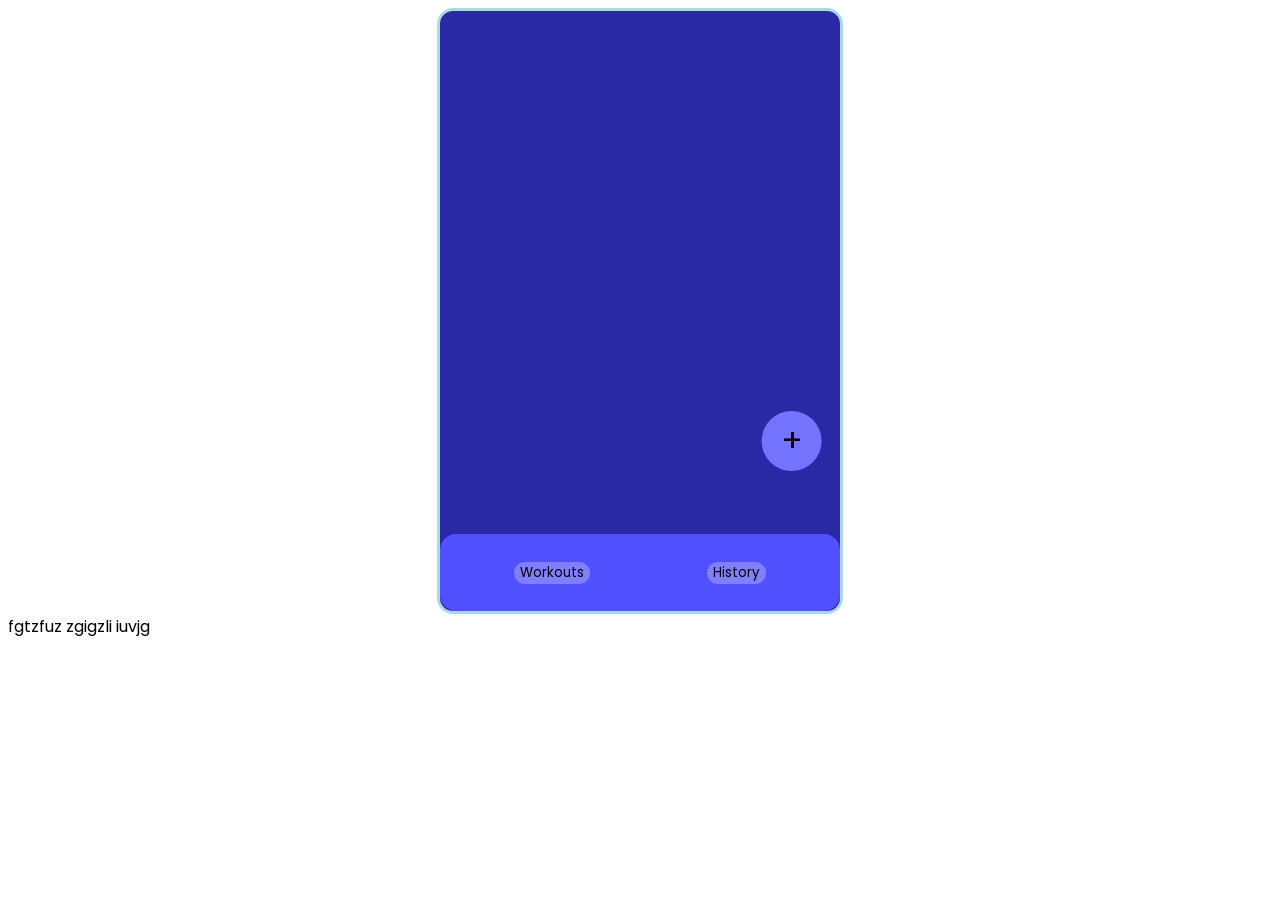
<file: index.html>
<!DOCTYPE html>
<html lang="en">
  <head>
    <meta charset="UTF-8" />
    <meta name="viewport" content="width=device-width, initial-scale=1.0" />
    <link rel="stylesheet" href="style.css" />
    <title>Gymapp</title>
    <link
      rel="stylesheet"
      href="https://fonts.googleapis.com/css2?family=Material+Symbols+Outlined:opsz,wght,FILL,GRAD@24,400,0,0"
    />
  </head>
  <body>
    <div id="main">
      <div class="overview">
        <dialog class="workoutSelection">
          <form action="">
            <input
              type="text"
              class="title"
              name="title"
              placeholder="Title"
              required
            />

            <input type="date" name="date" class="date" />

            <div class="excerciseOverview">
              <div class="newExercise">
                <div>
                  <label for="exercise" class="exerciseLabel">Exercise:</label>
                  <input
                    type="text"
                    class="excercise"
                    name="exercise"
                    placeholder="exercise"
                  />
                </div>

                <div class="set">
                  <p>Set 1:</p>

                  <table>
                    <tr>
                      <td>
                        <label for="reps">Repetitions:</label>
                      </td>
                      <td>
                        <input
                          type="number"
                          name="reps"
                          class="reps"
                          placeholder="0"
                        />
                      </td>
                    </tr>

                    <tr>
                      <td>
                        <label for="weight">Weight:</label>
                      </td>
                      <td>
                        <input
                          type="number"
                          name="weight"
                          class="weight"
                          placeholder="0"
                        />
                      </td>
                      <td>
                        <label for="weight">kg</label>
                      </td>
                    </tr>
                  </table>
                </div>

                <input
                  type="button"
                  value="New Set"
                  class="newSetBtn dialogButton"
                />
              </div>
            </div>
            <input
              type="button"
              value="new Excercise"
              class="newExcBtn dialogButton"
            />
            <br />
            <input type="button" value="Cancel" class="cancel dialogButton" />
            <input type="submit" value="Speichern" class="dialogButton" />
          </form>
        </dialog>

        <button id="add">+</button>
      </div>

      <div id="menu-bar">
        <button id="Workouts">Workouts</button>
        <button id="History">History</button>
      </div>
    </div>
    fgtzfuz
    zgigzli
    iuvjg

    <script src="script.js"></script>
  </body>
</html>
</file>
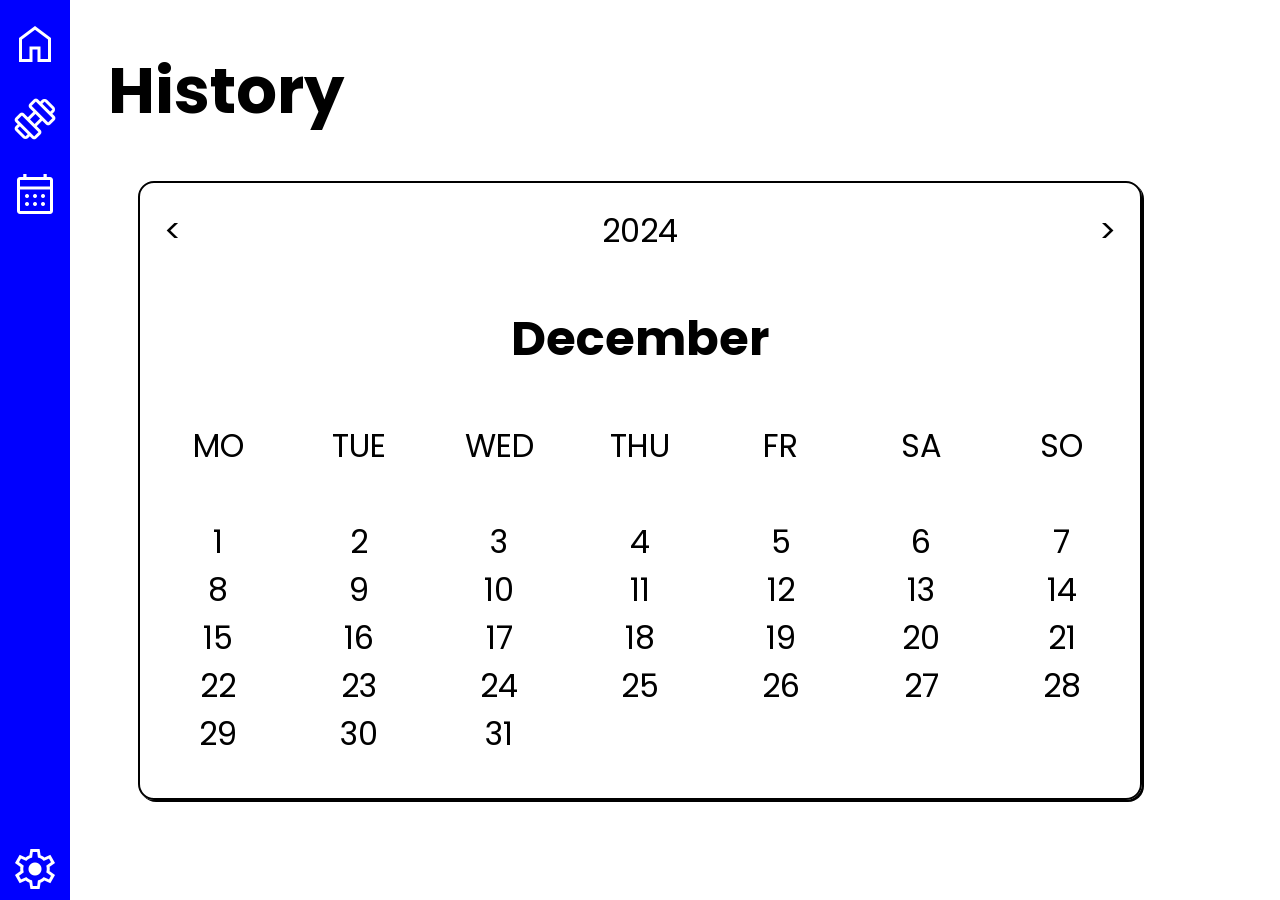
<file: history.html>
<!DOCTYPE html>
<html lang="en">
  <head>
    <meta charset="UTF-8" />
    <meta name="viewport" content="width=device-width, initial-scale=1.0" />
    <title>History</title>
    <link
      href="https://fonts.googleapis.com/css2?family=Material+Symbols+Outlined"
      rel="stylesheet"
    />
    <link rel="stylesheet" href="sidebar.css" />
    <link rel="stylesheet" href="history.css" />
  </head>
  <body>
    <div class="sidenav">
      <a href="mainpage.html"
        ><span class="material-symbols-outlined"> home </span></a
      >
      <a href="workouts.html"
        ><span class="material-symbols-outlined"> exercise </span></a
      >
      <a href="history.html"
        ><span class="material-symbols-outlined"> calendar_month </span></a
      >
      <a href="settings.html " id="settings"
        ><span class="material-symbols-outlined"> settings </span></a
      >
    </div>
    <div class="main">
      <h1>History</h1>
    </div>
    <div class="calendar">
      <div class="month-year">
        <div class="year">
          <span class="ltgt"> &lt; </span>
          <span> 2024 </span>
          <span class="ltgt"> &gt; </span>
        </div>

        <h2>December</h2>

        <ul class="grid">
          <li>MO</li>
          <li>TUE</li>
          <li>WED</li>
          <li>THU</li>
          <li>FR</li>
          <li>SA</li>
          <li>SO</li>
        </ul>
        <ul class="grid">
          <li>1</li>
          <li>2</li>
          <li>3</li>
          <li>4</li>
          <li>5</li>
          <li>6</li>
          <li>7</li>
          <li>8</li>
          <li>9</li>
          <li>10</li>
          <li>11</li>
          <li>12</li>
          <li>13</li>
          <li>14</li>
          <li>15</li>
          <li>16</li>
          <li>17</li>
          <li>18</li>
          <li>19</li>
          <li>20</li>
          <li>21</li>
          <li>22</li>
          <li>23</li>
          <li>24</li>
          <li>25</li>
          <li>26</li>
          <li>27</li>
          <li>28</li>
          <li>29</li>
          <li>30</li>
          <li>31</li>
        </ul>
      </div>
    </div>
  </body>
</html>
</file>
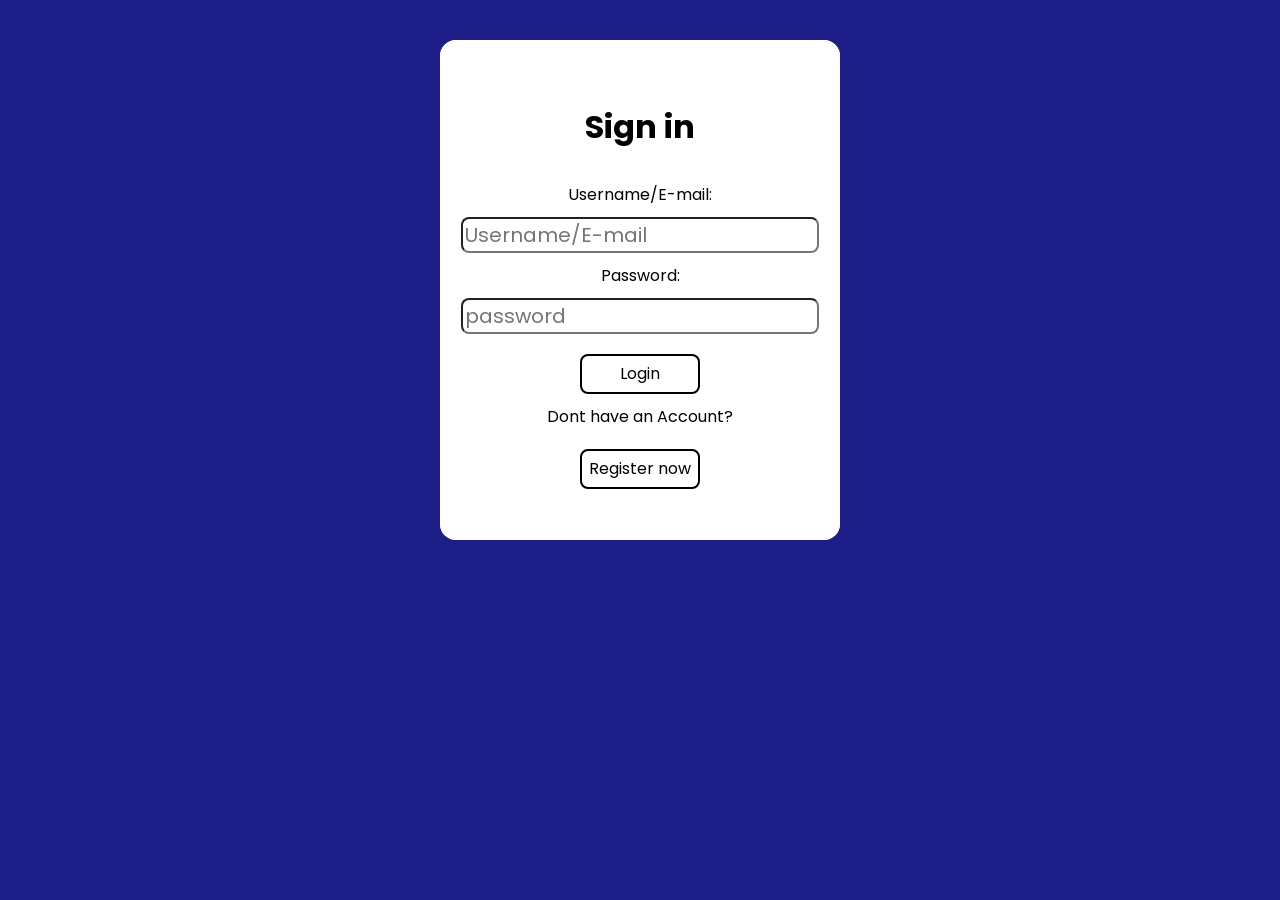
<file: login.html>
<!DOCTYPE html>
<html lang="en">
  <head>
    <meta charset="UTF-8" />
    <meta name="viewport" content="width=device-width, initial-scale=1.0" />
    <title>Login</title>
    <link rel="stylesheet" href="login.css" />
  </head>
  <body>
    <div class="maindiv">
      <form action="mainpage.html" class="main">
        <h1>Sign in</h1>
        <label for="username">Username/E-mail:</label>
        <input type="text" placeholder="Username/E-mail" name="username" />
        <label for="password">Password:</label>
        <input type="password" name="password" placeholder="password" />
        <button type="submit">Login</button>

        <span> Dont have an Account?</span>
        <a href="register.html"><button type="button">Register now</button></a>
      </form>
    </div>
  </body>
</html>
</file>
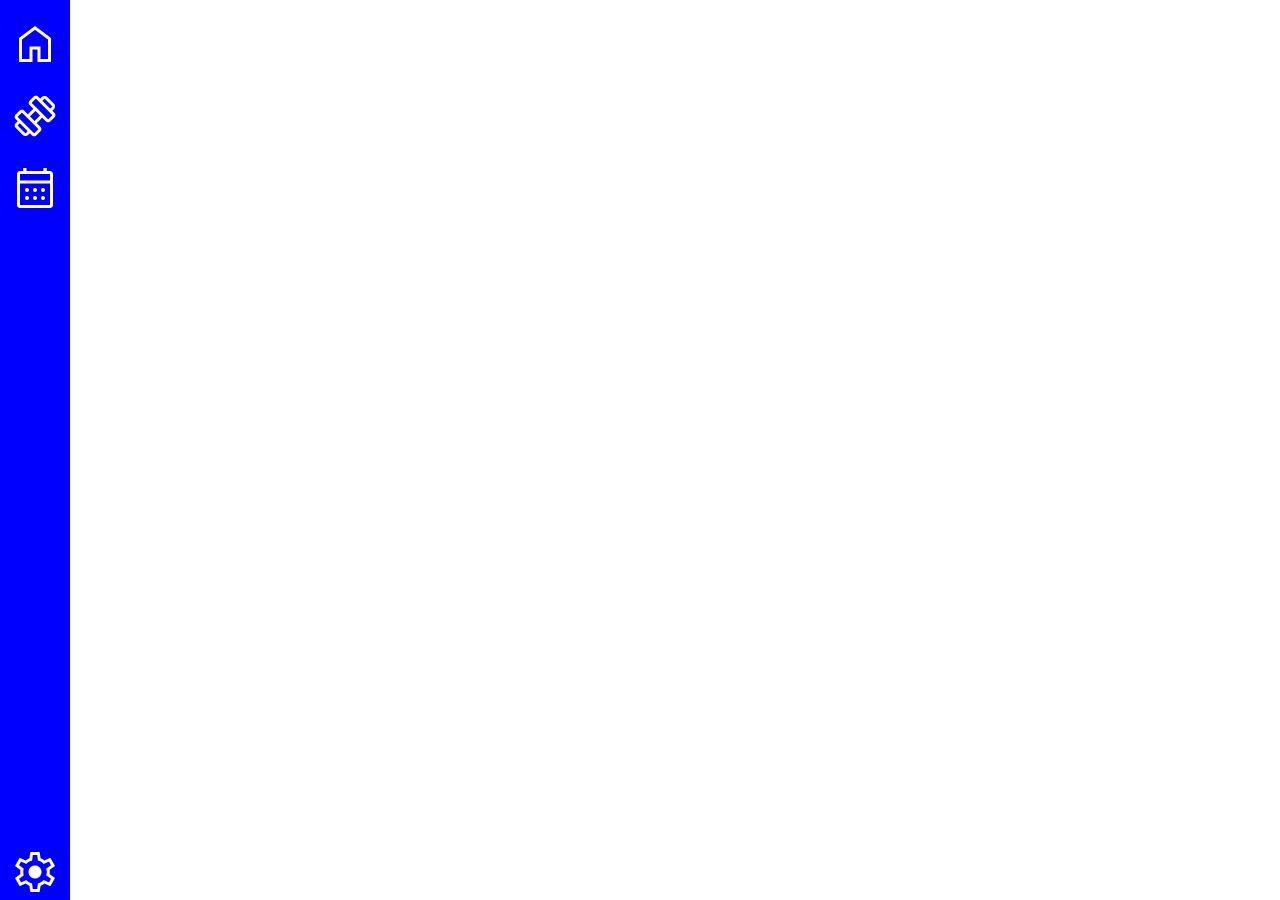
<file: mainpage.html>
<!DOCTYPE html>
<html lang="en">
  <head>
    <meta charset="UTF-8" />
    <meta name="viewport" content="width=device-width, initial-scale=1.0" />
    <link
      href="https://fonts.googleapis.com/css2?family=Material+Symbols+Outlined"
      rel="stylesheet"
    />
    <link rel="stylesheet" href="sidebar.css" />

    <title>Home</title>
  </head>
  <body>
    <div class="sidenav">
      <a href="mainpage.html"
        ><span class="material-symbols-outlined"> home </span></a
      >
      <a href="workouts.html"
        ><span class="material-symbols-outlined"> exercise </span></a
      >
      <a href="history.html"
        ><span class="material-symbols-outlined"> calendar_month </span></a
      >
      <a href="settings.html " id="settings"
        ><span class="material-symbols-outlined"> settings </span></a
      >
    </div>
  </body>
</html>
</file>
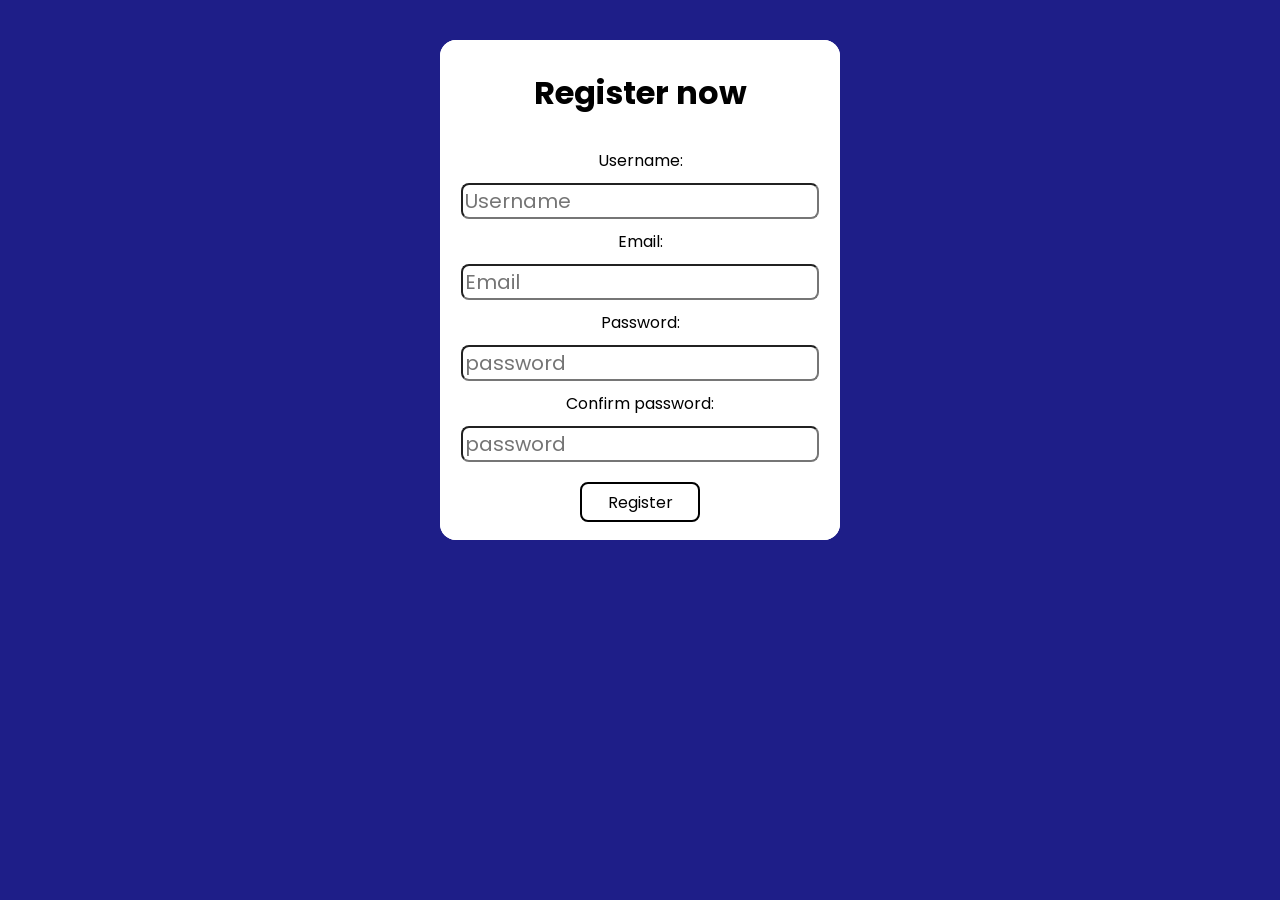
<file: register.html>
<!DOCTYPE html>
<html lang="en">
  <head>
    <meta charset="UTF-8" />
    <meta name="viewport" content="width=device-width, initial-scale=1.0" />
    <title>Register</title>
    <link rel="stylesheet" href="login.css" />
  </head>
  <body>
    <div class="maindiv">
      <form action="mainpage.html" class="main">
        <h1>Register now</h1>
        <label for="username">Username:</label>
        <input type="text" placeholder="Username" name="username" required />
        <label for="email">Email:</label>
        <input type="text" placeholder="Email" name="email" required />
        <label for="password">Password:</label>
        <input
          type="password"
          name="password"
          placeholder="password"
          required
        />
        <label for="confirmPassword">Confirm password:</label>
        <input
          type="password"
          name="confirmPassword"
          placeholder="password"
          required
        />
        <button type="submit">Register</button>
      </form>
    </div>
  </body>
</html>
</file>
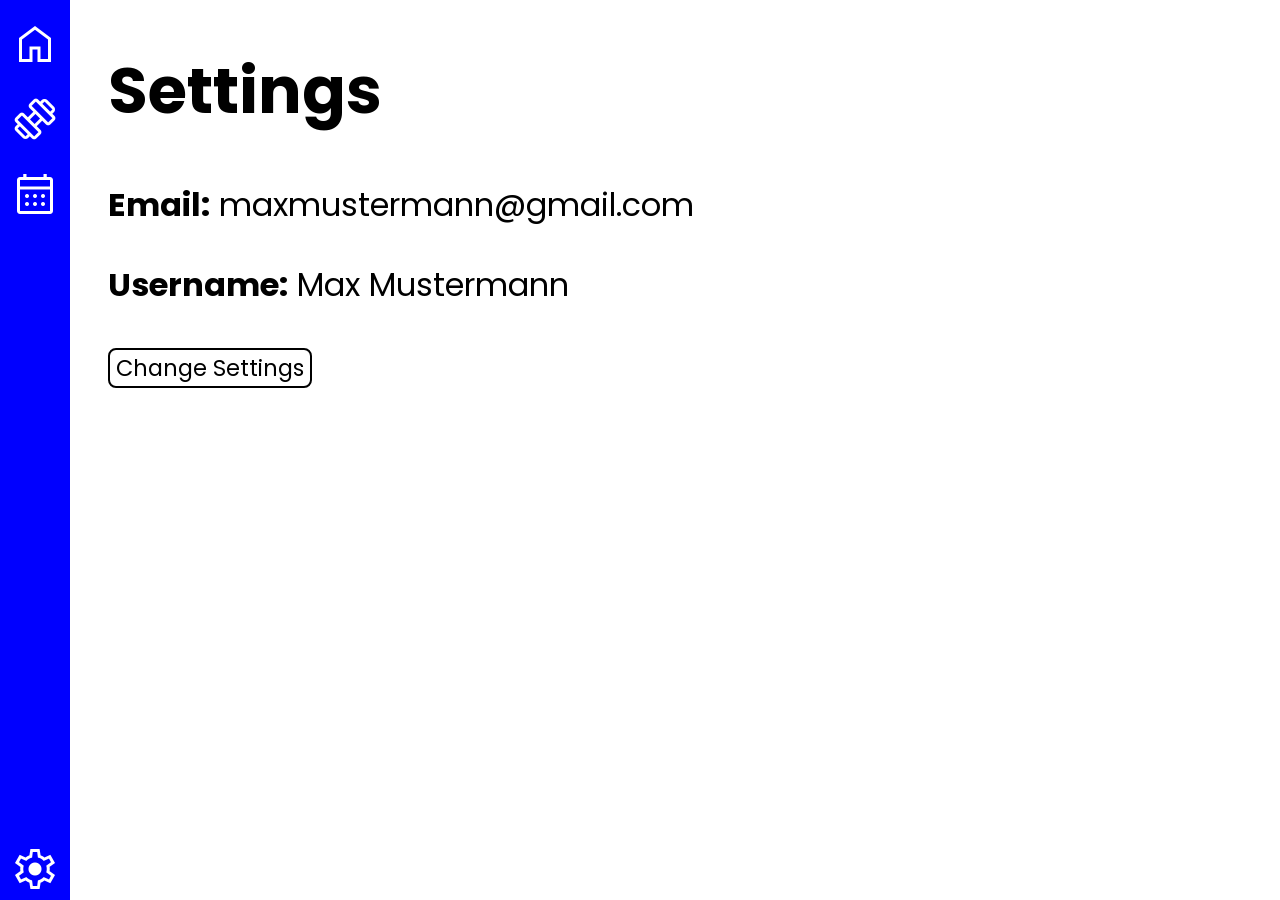
<file: settings.html>
<!DOCTYPE html>
<html lang="en">
  <head>
    <meta charset="UTF-8" />
    <meta name="viewport" content="width=device-width, initial-scale=1.0" />
    <link
      href="https://fonts.googleapis.com/css2?family=Material+Symbols+Outlined"
      rel="stylesheet"
    />
    <link rel="stylesheet" href="sidebar.css" />
    <link rel="stylesheet" href="settings.css" />
    <title>Settings</title>
  </head>
  <body>
    <div class="sidenav">
      <a href="mainpage.html"
        ><span class="material-symbols-outlined"> home </span></a
      >
      <a href="workouts.html"
        ><span class="material-symbols-outlined"> exercise </span></a
      >
      <a href="history.html"
        ><span class="material-symbols-outlined"> calendar_month </span></a
      >
      <a href="settings.html " id="settings"
        ><span class="material-symbols-outlined"> settings </span></a
      >
    </div>
    <div class="main">
      <h1>Settings</h1>
      <p><strong>Email:</strong> maxmustermann@gmail.com</p>
      <p><strong>Username:</strong> Max Mustermann</p>
      <button>Change Settings</button>
      <dialog>
        <header><h1>Change Settings ?</h1></header>
        <hr />
        <form action="" class="changeSettings">
          <label for="email">Email:</label>
          <input type="text" name="email" id="email" placeholder="Email" />
          <label for="username">Username:</label>
          <input
            type="text"
            name="username"
            id="username"
            placeholder="Username"
          />
          <label for="password">password</label>
          <input
            type="password"
            name="password"
            id="password"
            placeholder="password"
          />
          <label for="confirmPassword">Confirm password:</label>
          <input
            type="password"
            name="confirmPassword"
            placeholder="password"
          />
          <footer>
            <hr />
            <div class="changeButtons">
              <button id="cancel">Cancel</button>
              <button type="submit" id="confirm">Confirm Change</button>
            </div>
          </footer>
        </form>
      </dialog>
    </div>
  </body>
</html>
</file>
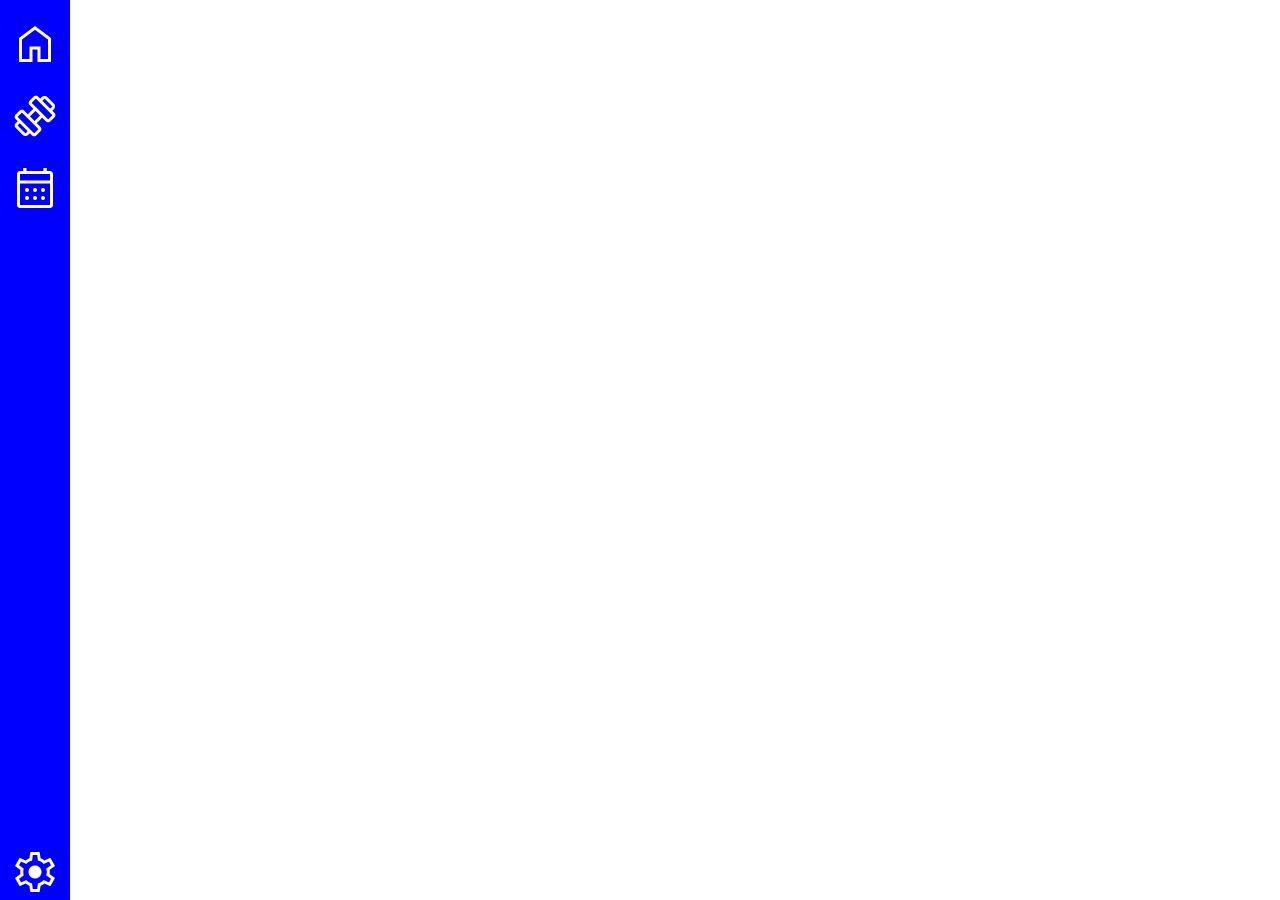
<file: workout.html>
<!DOCTYPE html>
<html lang="en">
  <head>
    <meta charset="UTF-8" />
    <meta name="viewport" content="width=device-width, initial-scale=1.0" />
    <link
      href="https://fonts.googleapis.com/css2?family=Material+Symbols+Outlined"
      rel="stylesheet"
    />
    <link rel="stylesheet" href="sidebar.css" />
    <title>Workouts</title>
  </head>
  <body>
    <div class="sidenav">
      <a href="mainpage.html"
        ><span class="material-symbols-outlined"> home </span></a
      >
      <a href="workouts.html"
        ><span class="material-symbols-outlined"> exercise </span></a
      >
      <a href="history.html"
        ><span class="material-symbols-outlined"> calendar_month </span></a
      >
      <a href="settings.html " id="settings"
        ><span class="material-symbols-outlined"> settings </span></a
      >
    </div>
  </body>
</html>
</file>
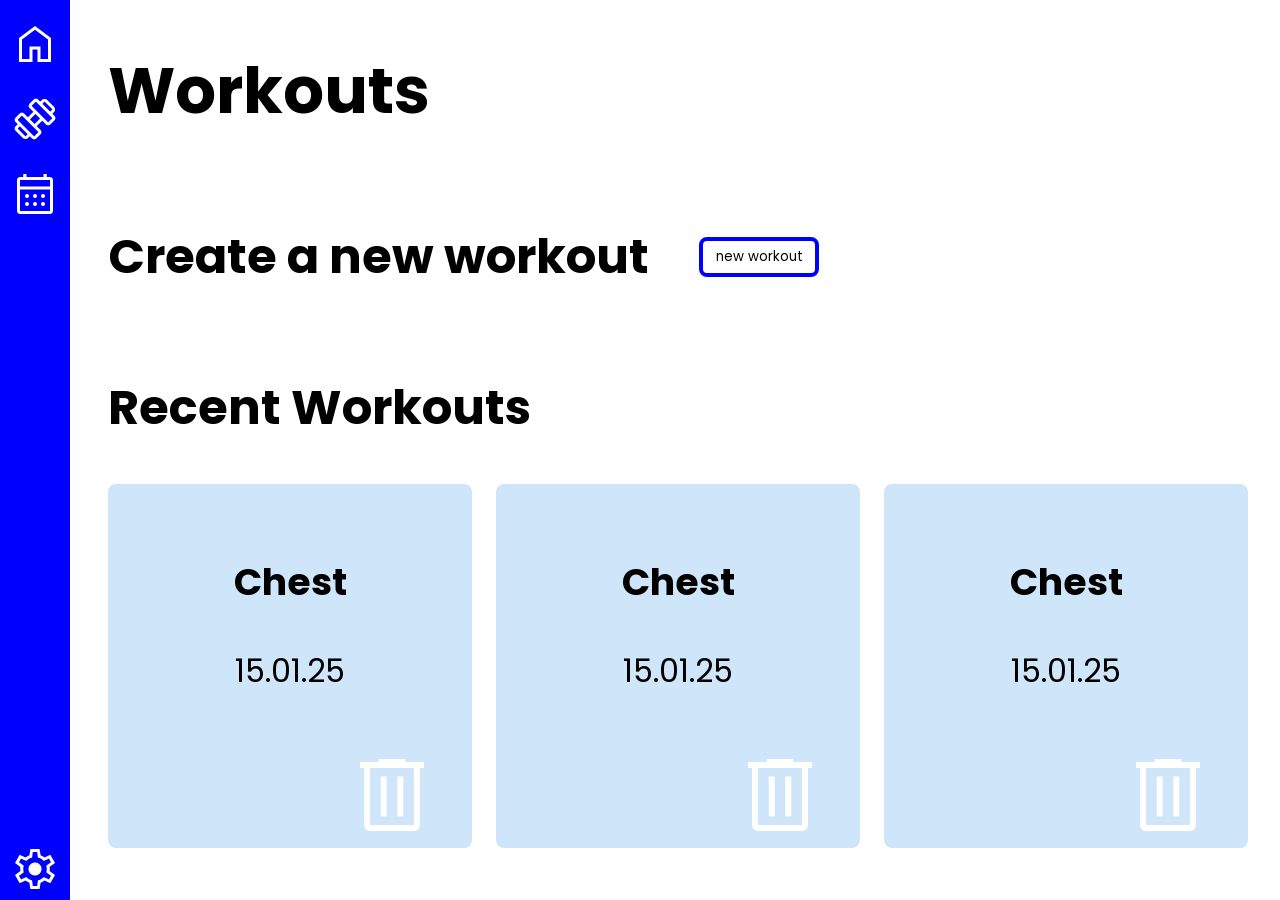
<file: workouts.html>
<!DOCTYPE html>
<html lang="en">
  <head>
    <meta charset="UTF-8" />
    <meta name="viewport" content="width=device-width, initial-scale=1.0" />
    <link rel="stylesheet" href="workouts.css" />
    <link
    href="https://fonts.googleapis.com/css2?family=Material+Symbols+Outlined"
    rel="stylesheet"
    />
    <link rel="stylesheet" href="sidebar.css" />
    <title>Workouts</title>
  </head>
  <body>
    <div class="sidenav">
      <a href="mainpage.html"
        ><span class="material-symbols-outlined"> home </span></a
      >
      <a href="workouts.html"
        ><span class="material-symbols-outlined"> exercise </span></a
      >
      <a href="history.html"
        ><span class="material-symbols-outlined"> calendar_month </span></a
      >
      <a href="settings.html " id="settings"
        ><span class="material-symbols-outlined"> settings </span></a
      >
    </div>
    <div class="main">
      <h1>Workouts</h1>
      <span class="inline">
        <h2>Create a new workout</h2>
        <button type="button" id="add">new workout</button>
      </span>
      <dialog id="workout">
        <header><h3>New Workout</h3></header>
        <hr />
        <main> 
          <form action="" >
            <div>

              <label for="title">Title:</label>
              <input type="text" name="title" id="title">
            </div>

            <div class="excersice">
              <div>

                <label for="exc">Excersice:</label>
                <input type="text" name="exc" id="exc">
              </div>
              <div class="set">
                
                <p>Set 1:</p>
                <div class="g">

                  <label for="weight">Weight in kg: </label>
                  <input type="number" name="weight" id="weight">
              
                  
                  
                  <label for="reps">Repititions: </label>
                  <input type="number" name="reps" id="reps">
                </div>
              </div>
              <button class="newSet" type="button">new Set</button>
            </div>
            
            <button type="button" id="newExc">new exercise</button>
          </main>
          <hr>
          <footer>
            <button type="button" id="cancel">Cancel</button>
            <button type="button" id="save">Save</button>
          </footer>
        </form>
      </dialog>
      <h2>Recent Workouts</h2>
      <div class="grid">
        <div class="card">
          <h3>Chest</h3>
          <p>15.01.25</p>
          <span class="delete material-symbols-outlined ">
            delete
            </span>
          </div>
        <div class="card">
          <h3>Chest</h3>
          <p>15.01.25</p>
          <span class="delete material-symbols-outlined ">
            delete
            </span>
        </div>
        <div class="card">
          <h3>Chest</h3>
          <p>15.01.25</p>
          <span class="material-symbols-outlined delete">
            delete
            </span>
        </div>
      </div>
    </div>
    <script src="excercise.js"></script>
    <script src="workouts.js"></script>
  </body>
</html>
</file>
<file: style.css>
@import url("https://fonts.googleapis.com/css2?family=Poppins:wght@500&display=swap");
* {
  font-family: "Poppins", sans-serif;
}

#main {
  display: grid;
  margin-inline: auto;
  height: 100vh;
  max-width: 400px;
  max-height: 600px;
  border: 3px solid lightblue;
  border-radius: 16px;
  background-color: rgb(41, 41, 165);
}

.overview {
  display: grid;
  overflow-y: scroll;
  overflow-x: hidden;
  border-radius: 16px;
  justify-content: space-around;
  position: relative;
  max-width: 100%;
  padding-left: 8px;
  height: 500px;
}
#menu-bar {
  padding: 16px;
  display: flex;
  border-radius: 16px;
  justify-content: space-around;
  align-items: center;
  background-color: rgb(80, 80, 255);
  max-height: 100px;
}

#add {
  height: 60px;
  width: 60px;
  padding: auto;
  font-size: 32px;
  border-radius: 48px;
  background-color: rgb(115, 115, 253);
  border: none;
  position: sticky;
  left: 80%;
  top: 80%;
  bottom: 8%;
}

#Workouts {
  border-radius: 16px;
  background-color: rgb(127, 127, 255);
  border: none;
  size: 32px;
}
#History {
  border-radius: 16px;
  background-color: rgb(127, 127, 255);
  border: none;
}

#History:hover {
  background-color: rgb(72, 72, 156);
  cursor: pointer;
}
#Workouts:hover {
  background-color: rgb(72, 72, 156);
  cursor: pointer;
}
#add:hover {
  background-color: rgb(72, 72, 156);
  cursor: pointer;
}

.workoutWidget {
  display: flex;
  flex-direction: column;
  justify-content: flex-start;
  align-items: flex-start;
  position: relative;
  width: 300px;
  height: 200px;
  max-width: 100%;
  padding: 8px;
  background-color: rgb(86, 89, 255);
  border-radius: 16px;
  margin: 8px;
}

.workoutWidget:hover {
  cursor: pointer;
  background-color: rgb(41, 41, 131);
}

.delete {
  display: flex;
  position: relative;
  padding: auto;
  left: 80%;
  background: none;
  border: none;
  border-radius: 8px;
  justify-content: center;
}
.delete:hover {
  background-color: rgb(185, 185, 245);
  cursor: pointer;
}

dialog {
  overflow-x: scroll;
  background-color: rgb(41, 41, 165);
  color: white;
  border: 3px solid lightblue;
  border-radius: 16px;
  height: 100vh;
  max-width: 400px;
  max-height: 600px;
  margin-inline: auto;
}

dialog > * {
  margin-top: 20px;
  padding: 20px;
}

.date {
  margin-top: 20px;
}
.newExercise {
  margin-top: 50px;
}

.exerciseLabel {
  font-size: 30px;
}
input[type="text"],
input[type="number"],
input[type="date"] {
  border: none;
  background-color: white;
  font-size: 20px;

  border-radius: 8px;
}

.set > p {
  font-size: 20px;
}

.dialogButton {
  margin-top: 20px;
  border-radius: 8px;
  border: none;
  background-color: rgb(127, 127, 255);
  font-size: 20px;
  color: white;
}

.dialogButton:hover {
  background-color: rgb(72, 72, 156);
  cursor: pointer;
}

dialog::backdrop {
  filter: blur(6px);
  background-color: rgb(0 0 0 / 0.4);
}
</file>
<file: sidebar.css>
.sidenav {
  background-color: blue;
  width: 70px;
  display: flex;
  align-items: center;
  flex-direction: column;
  height: 100%;
  position: fixed;
  top: 0px;
  left: 0px;
}
.material-symbols-outlined {
  font-size: 3em;
  color: white;
  margin-top: 20px;
}

#settings {
  position: absolute;
  bottom: 0;
  margin-top: 0px;
}
</file>
<file: history.css>
@import url("https://fonts.googleapis.com/css2?family=Poppins&display=swap");

* {
  font-family: "poppins", sans-serif;
}
.main {
  margin-left: 100px;
  font-size: 2em;
}

h1 {
  max-width: fit-content;
}

.calendar {
  display: flex;
  align-items: center;
  text-align: center;
  justify-content: center;
  font-size: 2em;
}

.month-year {
  width: 1000px;
  border: 2px solid black;
  border-radius: 16px;
  box-shadow: 2px 2px black;
}

.year {
  padding: 8px;
  margin-top: 16px;
  display: flex;
  flex-direction: row;
  justify-content: space-between;
}

.grid {
  display: grid;
  grid-template-columns: repeat(7, 1fr);
}

li:hover {
  cursor: pointer;
  background-color: slategray;
}

.ltgt {
  width: 50px;
}

.ltgt:hover {
  cursor: pointer;
  background-color: slategray;
}

ul {
  padding: 8px;
  list-style-type: none;
}
</file>
<file: login.css>
@import url("https://fonts.googleapis.com/css2?family=Poppins&display=swap");
body {
  background-color: rgb(30, 30, 136);
  color: white;
}
* {
  font-family: "poppins", sans-serif;
}

.maindiv {
  margin: auto;
  width: 400px;
  height: 500px;
  background-color: white;
  color: black;
  border-radius: 16px;
}
.main {
  display: flex;
  justify-content: center;
  flex-direction: column;
  align-items: center;
  margin-top: 10%;
  width: 400px;
  height: 500px;

  border-radius: 16px;
  background-color: white;
}

input {
  width: 350px;
  margin-top: 10px;

  border-radius: 8px;
  font-size: 20px;
}

button {
  margin-top: 20px;
  margin-bottom: 10px;
  border: 2px solid black;
  border-radius: 8px;
  background-color: white;
  color: black;
  width: 120px;
  height: 40px;
  font-size: 1em;
}

button:hover {
  cursor: pointer;
  background-color: rgb(207, 207, 207);
  text-decoration: underline;
}

label {
  margin-top: 10px;
}
</file>
<file: settings.css>
@import url("https://fonts.googleapis.com/css2?family=Poppins&display=swap");

* {
  font-family: "poppins", sans-serif;
}

.main {
  margin-left: 100px;
  font-size: 2em;
}

.main > button {
  background-color: white;
  font-size: 0.7em;
  border-radius: 8px;
  border: 2px solid black;
}

.main > button:hover {
  background-color: rgb(231, 231, 231);
  cursor: pointer;
}
.changeSettings {
  display: flex;
  flex-direction: column;
  margin-bottom: 20px;
}

input {
  font-size: 0.7em;
}
.changeButtons {
  display: flex;
  justify-content: space-between;
}
.changeButtons > button {
  background-color: white;
  font-size: 0.7em;
  border-radius: 8px;
  border: 2px solid black;
}

#cancel {
  background-color: rgb(214, 214, 214);
}

#cancel:hover {
  cursor: pointer;
  background-color: rgb(173, 173, 173);
}
#confirm {
  background-color: blue;
  color: white;
}
#confirm:hover {
  cursor: pointer;
  background-color: rgb(0, 0, 179);
}

dialog {
  position: absolute;
  top: 50px;
}
</file>
<file: workouts.css>
@import url("https://fonts.googleapis.com/css2?family=Poppins&display=swap");

* {
  font-family: "poppins", sans-serif;
}

.main {
  margin-left: 100px;
  font-size: 2em;
}

.inline {
  display: flex;
  flex-direction: row;
  align-items: center;
}

#add {
  margin-left: 50px;
  width: 120px;
  height: 40px;
  border-radius: 8px;
  background-color: white;
  border: 4px solid blue;
}

#add:hover {
  background-color: rgb(211, 211, 211);
  cursor: pointer;
}
.grid {
  display: grid;
  grid-auto-flow: column;
}
.card {
  text-align: center;
  border-radius: 8px;
  background-color: rgba(159, 203, 243, 0.5);
  width: 300px;
  height: 300px;
  padding: 32px;
}

span.delete {
  position: relative;
  float: right;
  font-size: 3em;
}

.set {
  display: flex;
  flex-direction: column;

  padding: 16px;
  margin-top: 24px;
}
dialog {
  border: 2px solid black;
  width: 1200px;
  height: 650px;
  position: absolute;
  top: 150px;
  overflow-y: scroll;
}

.excersice {
  padding: 8px;
  display: flex;
  flex-direction: column;
  border: 3px solid blue;
  border-radius: 8px;
  margin-top: 24px;
}

.newSet {
  margin: 20px;
  height: 40px;
  width: 80px;
  align-self: end;
  background-color: white;
  border: 3px solid black;
  border-radius: 4px;
}

.newSet:hover {
  background-color: rgb(211, 211, 211);
  cursor: pointer;
}
#newExc {
  margin: 20px;
  align-self: end;
  height: 40px;
  width: 120px;
  align-self: end;
  background-color: white;
  border: 3px solid black;
  border-radius: 4px;
}

form {
  display: flex;
  flex-direction: column;
}

#newExc:hover {
  background-color: rgb(211, 211, 211);
  cursor: pointer;
}

input {
  width: 400px;
  font-size: 0.8em;
}
.g {
  display: grid;
  grid-template-columns: repeat(2, 250px);
  grid-gap: 20px;
}
.g input {
  width: 180px;
}

footer {
  display: flex;
  justify-content: space-between;
}
footer > button {
  height: 50px;
  width: 100px;
  font-size: 20px;
  border: none;
  border-radius: 8px;
}

#save {
  background-color: blue;
  color: white;
}

#save:hover {
  background-color: rgb(0, 0, 214);
  cursor: pointer;
}
#cancel:hover {
  background-color: rgb(189, 189, 189);
  cursor: pointer;
}

span.delete:hover {
  background-color: rgba(129, 166, 201, 0.5);
  cursor: pointer;
  border-radius: 16px;
}
</file>
